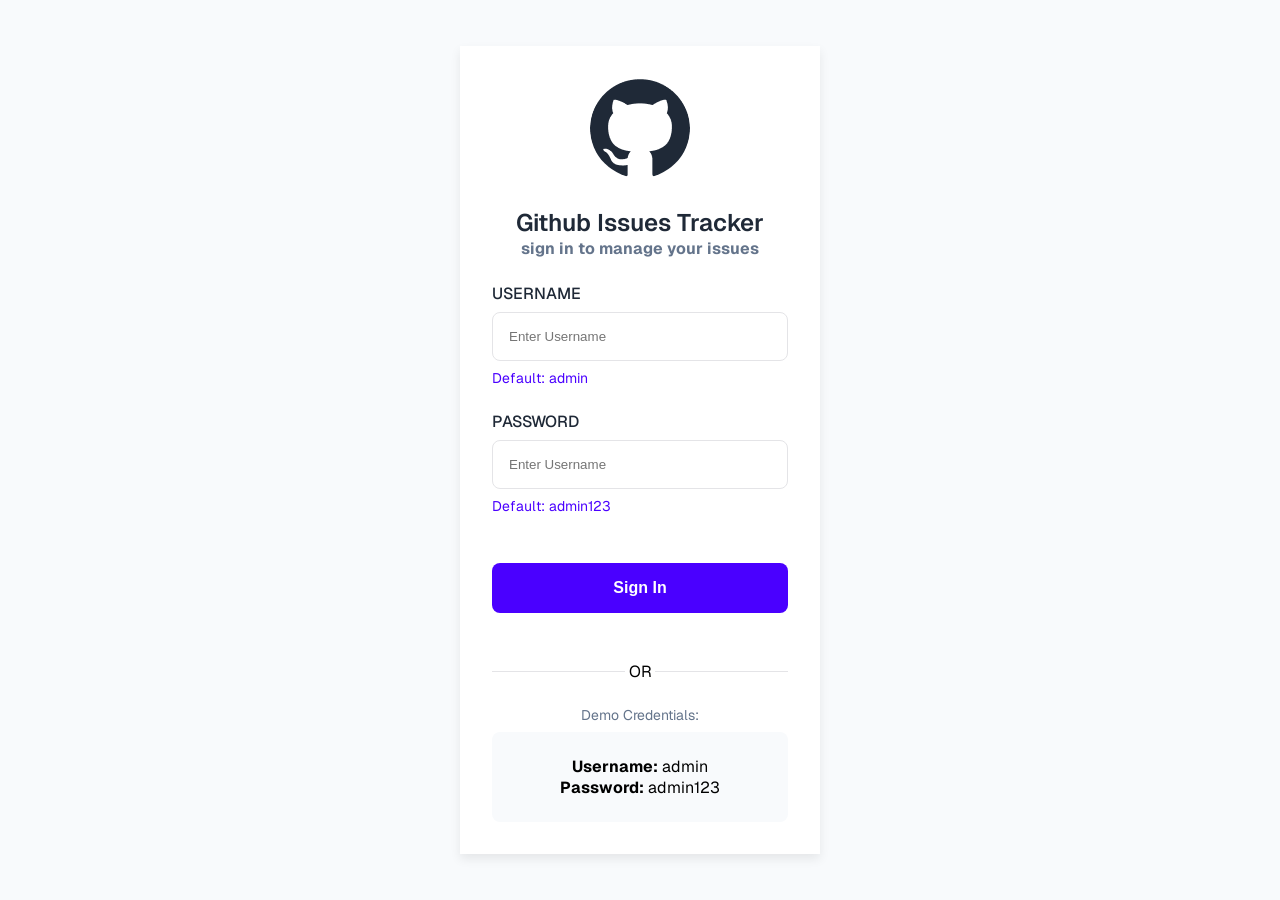
<file: index.html>
<!DOCTYPE html>
<html lang="en">
<head>
  <meta charset="UTF-8">
  <meta name="viewport" content="width=device-width, initial-scale=1.0">
  <title>github issues tracker</title>
  <link rel="preconnect" href="https://fonts.googleapis.com">
  <link rel="preconnect" href="https://fonts.gstatic.com" crossorigin>
  <link href="https://fonts.googleapis.com/css2?family=Geist:wght@100..900&display=swap" rel="stylesheet">
  <link rel="stylesheet" href="./style.css">
</head>
<body class="geist">
  <div class="main_container">
    <div class="box_container">
    <div class="box_head">
      <img src="./assets/github-logo.png" alt="">
      <h2>Github Issues Tracker</h2>
      <h3>sign in to manage your issues</h3>
    </div>
    <form class="form_content" action="./index.html">
      <div>
        <label for="Username">Username</label>
        <input class="form_content_input" id="username" type="text" placeholder="Enter Username">
        <p class="default_text">Default: admin</p>
      </div>
      <div>
        <label for="">Password</label>
        <input id="password" class="form_content_input" type="password" placeholder="Enter Username">
        <p class="default_text">Default: admin123</p>
      </div>
      <button type="button" onclick="login()" class="sign_btn">Sign In</button>
    </form>
    <div class="bottom_stroke"><span></span>OR<span></span></div>
    <div class="box_bottom">
      <h3>Demo Credentials:</h3>
      <div class="box_bottom_content">
        <p><b>Username:</b> admin</p>
        <p><b>Password:</b> admin123</p>
      </div>
    </div>
  </div>
  </div>

  <script src="./script.js"></script>
</body>
</html>
</file>
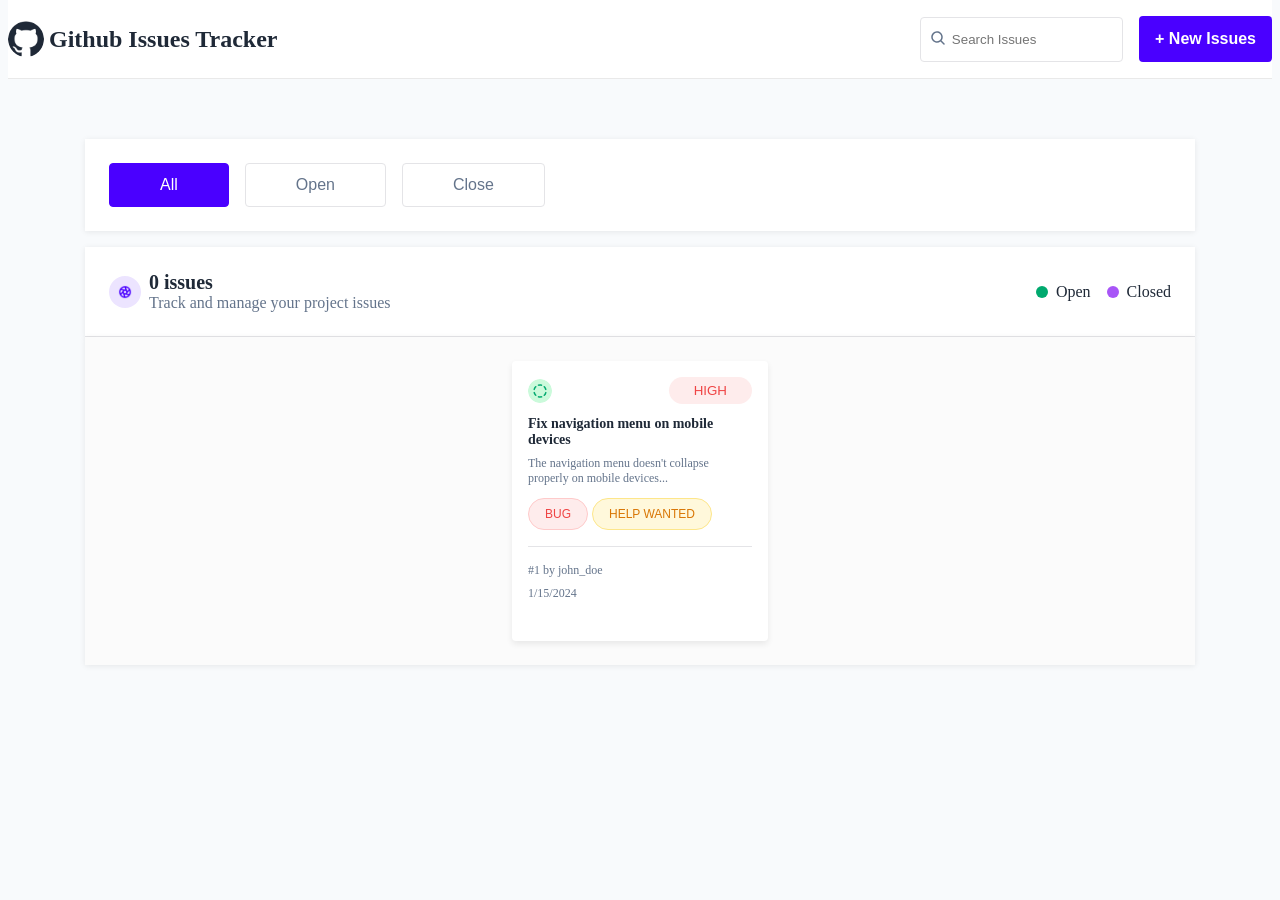
<file: home.html>
<!DOCTYPE html>
<html lang="en">
<head>
  <meta charset="UTF-8">
  <meta name="viewport" content="width=device-width, initial-scale=1.0">
  <title>github issues tracker</title>
  <link rel="preconnect" href="https://fonts.googleapis.com">
  <link rel="preconnect" href="https://fonts.gstatic.com" crossorigin>
  <link href="https://fonts.googleapis.com/css2?family=Geist:wght@100..900&display=swap" rel="stylesheet">

  <link rel="stylesheet" href="./style.css">
</head>
<body>
  <header class="nav_header">
    <nav>
      <div class="nav_left"><img src="./assets/github-logo.png" alt=""> <span>Github Issues Tracker</span></div>
      <div class="nav_right">
        <div class="nav_search">
          <input type="text" placeholder="    Search Issues">
          <img src="./assets/magnifyingglass.png" alt="">
        </div>
        <button>+ New Issues</button>
      </div>
    </nav>
  </header>
  <div class="home_container">
    <div class="first_header">
    <button id="all_filter_btn" class="active" onclick="toggleStyle('all_filter_btn')" >all</button>
    <button id="open_filter_btn" onclick="toggleStyle('open_filter_btn')">open</button>
    <button id="close_filter_btn" onclick="toggleStyle('close_filter_btn')">close</button>
  </div>
  <div class="second_header">
    <div class="second_header_left">
      <div class="second_header_img">
        <img src="./assets/Aperture.png" alt="">
      </div>
      <div class="second_header_contents">
        <h2 id="total_issues">0 issues</h2>
        <p>Track and manage your project issues</p>
      </div>
    </div>
    <div class="second_header_right">
      <h3><span class="Open_indicator"></span> Open</h3>
      <h3><span class="close_indicator"></span> Closed</h3>
    </div>
  </div>
  <section id="issues_items_main" class="issues_items_main">
    
    <div class="issues_item">
      <div class="issues_items_head">
        <img src="./assets/Open-Status.png" alt="">
        <button class="high_btn">HIGH</button>
      </div>
      <div class="issues_items_contents">
        <h2>Fix navigation menu on mobile devices</h2>
        <p>The navigation menu doesn't collapse properly on mobile devices...</p>
      </div>
      <div class="issues_items_btns">
        <button class="bug_btn">BUG</button>
        <button class="help_btn">HElP WANTED</button>
      </div>
      <div class="issues_items_bottom">
        <P>#1 by john_doe</P>
        <P>1/15/2024</P>
      </div>
    </div>
  </section>

  <!-- poup section design -->
   <div id="overlay_main" class="overlay hidden">
    <section id="poups_section" class="poup_section" >
    <h2>Fix broken image uploads</h2>
    <div class="status_btn">
      <button>Opnend</button>
      <p>Opened by Fahim Ahmed 22/02/2026</p>
    </div>
    <div class="poup_section_btns">
      <button class="poup_bug_btn">BUG</button>
      <button class="poup_help_btn">HELP WANTED</button>
    </div>
    <P>The navigation menu doesn't collapse properly on mobile devices. Need to fix the responsive behavior.</P>
    <div class="priority">
      <div class="priority_left">
        <p>Assignee:</p>
        <h3>Fahim Ahmed</h3>
      </div>
      <div class="priority_right">
        <p>Priority:</p>
        <button>HIGH</button>
      </div>
    </div>
    <div id="closes_btn" class="close_btn" >
      <button onclick="closeBtn('overlay_main')">close</button>
    </div>
   </section>
   </div>
  </div>
<script src="./script.js"></script>
</body>
</html>
</file>
<file: style.css>
*{
  margin: 0;
  padding: 0;
  box-sizing: border-box;
}
body{
  background: #f8fafcFF;
}
.geist{
  font-family: "Geist", sans-serif;
  font-optical-sizing: auto;
}
.main_container{
  display: flex;
  justify-content: center;
  align-items: center;
  height: 100vh;
  background-color: #F8FAFC;
}
.box_container{
  max-width: 520px;
  margin: 0 auto;
  background-color: #FFFFFF;
  box-shadow: 0px 5px 10px 0px #00000014;
  padding: 32px;
}
.box_head{
  text-align: center;
}
.box_head img{
  max-width: 100px;
  max-height: 100px;
  border-radius: 50%;
}
.box_head h2{
  margin-top: 24px;
  font-size: 24px;
  font-weight: 600;
  color: #1f2937FF;
}
.box_head h3{
  font-size: 16px;
  color: #64748bFF;
}
.form_content{
  margin: 24px 0;
}
.form_content div label{
  font-size: 16px;
  font-weight: 500;
  color: #1f2937FF;
  text-transform: uppercase;
}

.form_content_input{
  width: 100%;
  text-align: left;
  padding: 16px;
  border: 1px solid #e4e4e7FF;
  border-radius: 8px;
  margin: 8px 0;
}
.default_text{
  font-size: 14px;
  color:#4a00ffFF;
  margin-bottom: 24px;
}
.sign_btn{
  width: 100%;
  color: #fff;
  font-size: 16px;
  font-weight: 600;
  padding: 16px;
  background: #4a00ffFF;
  border: none;
  border-radius: 8px;
  margin: 24px 0;
  cursor: pointer;
}
.bottom_stroke{
  display: flex;
  justify-content: space-between;
  align-items: center;
}
.bottom_stroke span{
  width: 45%;
  height: 1px;
  background-color: #e4e4e7FF; ;
}
.box_bottom h3{
  font-size: 14px;
  color: #64748bFF;
  font-weight: 400;
  text-align: center;
  margin-top: 24px;
}
.box_bottom_content{
  background: #f8fafcFF;
  border-radius: 8px;
  margin-top: 8px;
  padding: 24px;
  text-align: center;
}

/* home page design here  */
.nav_header{
  padding: 16px 0;
  border-bottom: 1px solid #e9e9e9FF;
  background: #fff;
  margin: 0 8px;
}
.nav_header>nav{
  max-width: 1440px;
  margin: 0 auto;
  display: flex;
  flex-wrap: wrap;
  justify-content: space-between;
  align-items: center;
}
.nav_left{
  display: flex;
  align-items: center;
}
.nav_left img{
  width: 36px;
  height: 36px;
  border-radius: 50%;
  margin-right: 5px;
}
.nav_left span{
  font-size: 24px;
  font-weight: 600;
  color: #1f2937FF;
}
.nav_right{
  display: flex;
  flex-wrap: wrap;
  gap: 16px;
  justify-content: space-between;
  align-items: center;
}
.nav_search{
  position: relative;
}
.nav_search input{
  padding: 14px 16px;
  border: 1px solid #e4e4e7FF;
  border-radius: 4px;
}
.nav_search img{
  position: absolute;
  left: 5%;
  top: 30%;
}
.nav_right button{
  padding: 14px 16px;
  background: #4a00ffFF;
  border-radius: 4px;
  color: #fff;
  border: none;
  font-size: 16px;
  font-weight: 600;
  cursor: pointer;
}
.home_container{
  max-width: 1110px;
  margin: 0 auto;
  margin-top: 60px;
}
.first_header{
  display: flex;
  flex-wrap: wrap;
  gap: 8px;
  padding: 24px;
  background-color: #fff;
  box-shadow: 0px 1px 6px 0px #00000014;
}
.first_header>button{
  padding: 12px 50px;
  background-color: #fff;
  font-size: 16px;
  font-weight: 500;
  text-transform: capitalize;
  color: #64748bFF;
  border: 1px solid #e4e4e7FF;
  border-radius: 4px;
  margin-right: 8px;
}
.first_header>button.active{
  color: #fff;
  background: #4a00ffFF;
  border: 1px solid #4a00ffFF;
}

.second_header{
  padding: 24px;
  background-color: #fff;
  box-shadow: 0px 1px 6px 0px #00000014;
  margin-top: 16px;
  display: flex;
  justify-content: space-between;
  align-items: center;
  flex-wrap: wrap;
  border-bottom: 1px solid #e4e4e7FF;
}
.second_header_left{
  display: flex;
  align-items: center;
}
.second_header_img{
  max-width: 50px;
  max-width: 50px;
  background: #ece4ffFF;
  border-radius: 50%;
  display: flex;
  align-items: center;
  justify-content: center;
  margin-right: 8px;
}
.second_header_img img{
  max-width: 32px;
  height: 32px;
  padding: 9px;
}
.second_header_contents h2{
  font-size: 20px;
  font-weight: 600;
  color: #1f2937FF;
}
.second_header_contents p{
  font-size: 16px;
  color: #64748bFF;
}
.second_header_right{
  display: flex;
  align-items: center;
  gap: 16px;
}
.second_header_right h3{
  font-size: 16px;
  font-weight: 500;
  color: #1f2937FF;
  display: flex;
  align-items: center;
  gap: 8px;
}
.Open_indicator{
  width: 12px;
  height: 12px;
  border-radius: 50%;
  background: #00a96eFF;
  display: block;
}
.close_indicator{
  width: 12px;
  height: 12px;
  border-radius: 50%;
  background: #a855f7FF;
  display: block;
}


.issues_items_main{
  background-color: #fbfbfbFF;
  padding: 24px;
  box-shadow: 0px 1px 6px 0px #00000014;
  display: flex;
  flex-wrap: wrap;
  justify-content: center;
  gap: 12px;
}
.issues_item{
  max-width: 256px;
  padding: 16px;
  background-color: #fff;
  border-radius: 4px;
  box-shadow: 0px 3px 6px 0px #00000014;
}
.issues_items_head{
  display: flex;
  justify-content: space-between;
  align-items: center;
}
.issues_items_head img{
  width: 24px;
  height: 24px;
  border-radius: 50%;
}
.issues_items_head>button{
  background: #feececFF;
  padding: 6px 25px;
  color: #ef4444FF;
  border-radius: 15px;
  border: none;
  text-transform: uppercase;
}
.issues_items_contents{
  margin-top: 12px;
}
.issues_items_contents h2{
  font-size: 14px;
  font-weight: 600;
  color: #1f2937FF;
}
.issues_items_contents p{
  font-size: 12px;
  font-weight: 400;
  color: #64748bFF;
  margin-top: 8px;
}
.issues_items_btns{
  margin-top: 12px;
}
.bug_btn{
  background: #feececFF;
  border: 1px solid #fecacaFF;
  border-radius: 100px;
  padding: 8px 16px;
  font-size: 12px;
  font-weight: 500;
  text-transform: uppercase;
  color: #ef4444FF;

}
.help_btn{
  background: #fff8dbFF;
  border: 1px solid #fde68aFF;
  border-radius: 100px;
  padding: 8px 16px;
  font-size: 12px;
  font-weight: 500;
  text-transform: uppercase;
  color: #d97706FF;
}
.issues_items_bottom{
  margin-top: 16px;
  border-top: 1px solid #e4e4e7FF;
  padding: 16px 0;
}
.issues_items_bottom p{
  color: #64748bFF;
  margin-bottom: 8px;
  font-size: 12px;
  font-weight: 400;
}

.poup_section{
  max-width: 636px;
  padding: 32px;
  background-color: #fff;
  border-radius: 8px;
}
.poup_section h2{
  font-size: 24px;
  font-weight: 700;
  color: #1f2937FF;
}
.poup_section p{
  font-size: 16px;
  font-weight: 400;
  color: #64748bFF;
  margin-bottom: 27px;
}
.status_btn{
  margin-top: 12px;
  display: flex;
  align-items: center;
  gap: 8px;
  flex-wrap: wrap;
}
.status_btn button{
  padding: 6px 8px;
  background: #00a96eFF;
  border-radius: 100px;
  color: #fff;
  font-size: 12px;
  font-weight: 500;
  border: none;
}
.status_btn p{
  font-size: 12px;
  font-weight: 400;
  color: #64748bFF;
}
.poup_section_btns{
  display: flex;
  align-items: center;
  gap: 8px;
  margin: 24px 0;
}
.poup_bug_btn{
  padding: 8px 16px;
  border-radius: 100px;
  background: #feececFF;
  border: 1px solid #fecacaFF;
  font-size: 12px;
  font-weight: 500;
  color: #ef4444FF;
}
.poup_help_btn{
  padding: 8px 16px;
  border-radius: 100px;
  background: #fff8dbFF;
  border: 1px solid #fde68aFF;
  font-size: 12px;
  font-weight: 500;
  color: #d97706FF;
}
.priority{
  padding: 16px;
  background: #f8fafcFF;
  border-radius: 8px;
  display: flex;
  justify-content: space-between;
}
.priority_left{
  width: 50%;
}
.priority_left p{
  font-size: 16px;
  font-weight: 400;
  color: #64748bFF;
}
.priority_left h3{
  font-size: 16px;
  font-weight: 600;
  color: #1f2937FF;
}
.priority_right{
  width: 50%;
}
.priority_right p{
  font-size: 16px;
  font-weight: 400;
  color: #64748bFF;
}
.priority_right button{
  padding: 8px 16px;
  border-radius: 100px;
  background: #ef4444FF;
  border: 1px solid #fecacaFF;
  font-size: 12px;
  font-weight: 500;
  color: #fff;
}
.close_btn{
  margin: 24px 0;
  display: flex;
  justify-content: end;
  align-items: center;
}
.close_btn button{
  background: #4a00ffFF;
  border-radius: 4px;
  color: #fff;
  padding: 12px 16px;
  font-size: 16px;
  font-weight: 600;
  border: none;
}


@media (max-width: 768px) {
  .nav_header>nav{
  gap: 16px;
  justify-content: center;
  }
}

@media (max-width:640px) {
  .nav_right{
    justify-content: center;
  }
  .first_header{
  justify-content: center;
}
.second_header{
  justify-content: center;
  gap: 16px;
}
}

/* overlay section design  */
body{
  position: relative;
}
.overlay{
  position: relative;
  width: 100%;
  height: 100vh;
  position: absolute;
  top: 0;
  left: 0;
  background: rgba(0, 0, 0, 0.5);
  position: fixed; 
}
.hidden{
  display: none;
}
.poup_section{
  top: 50%;
  left: 50%;
  transform: translate(-50%, -50%);
  position: absolute;
  z-index: 3;
}
</file>
